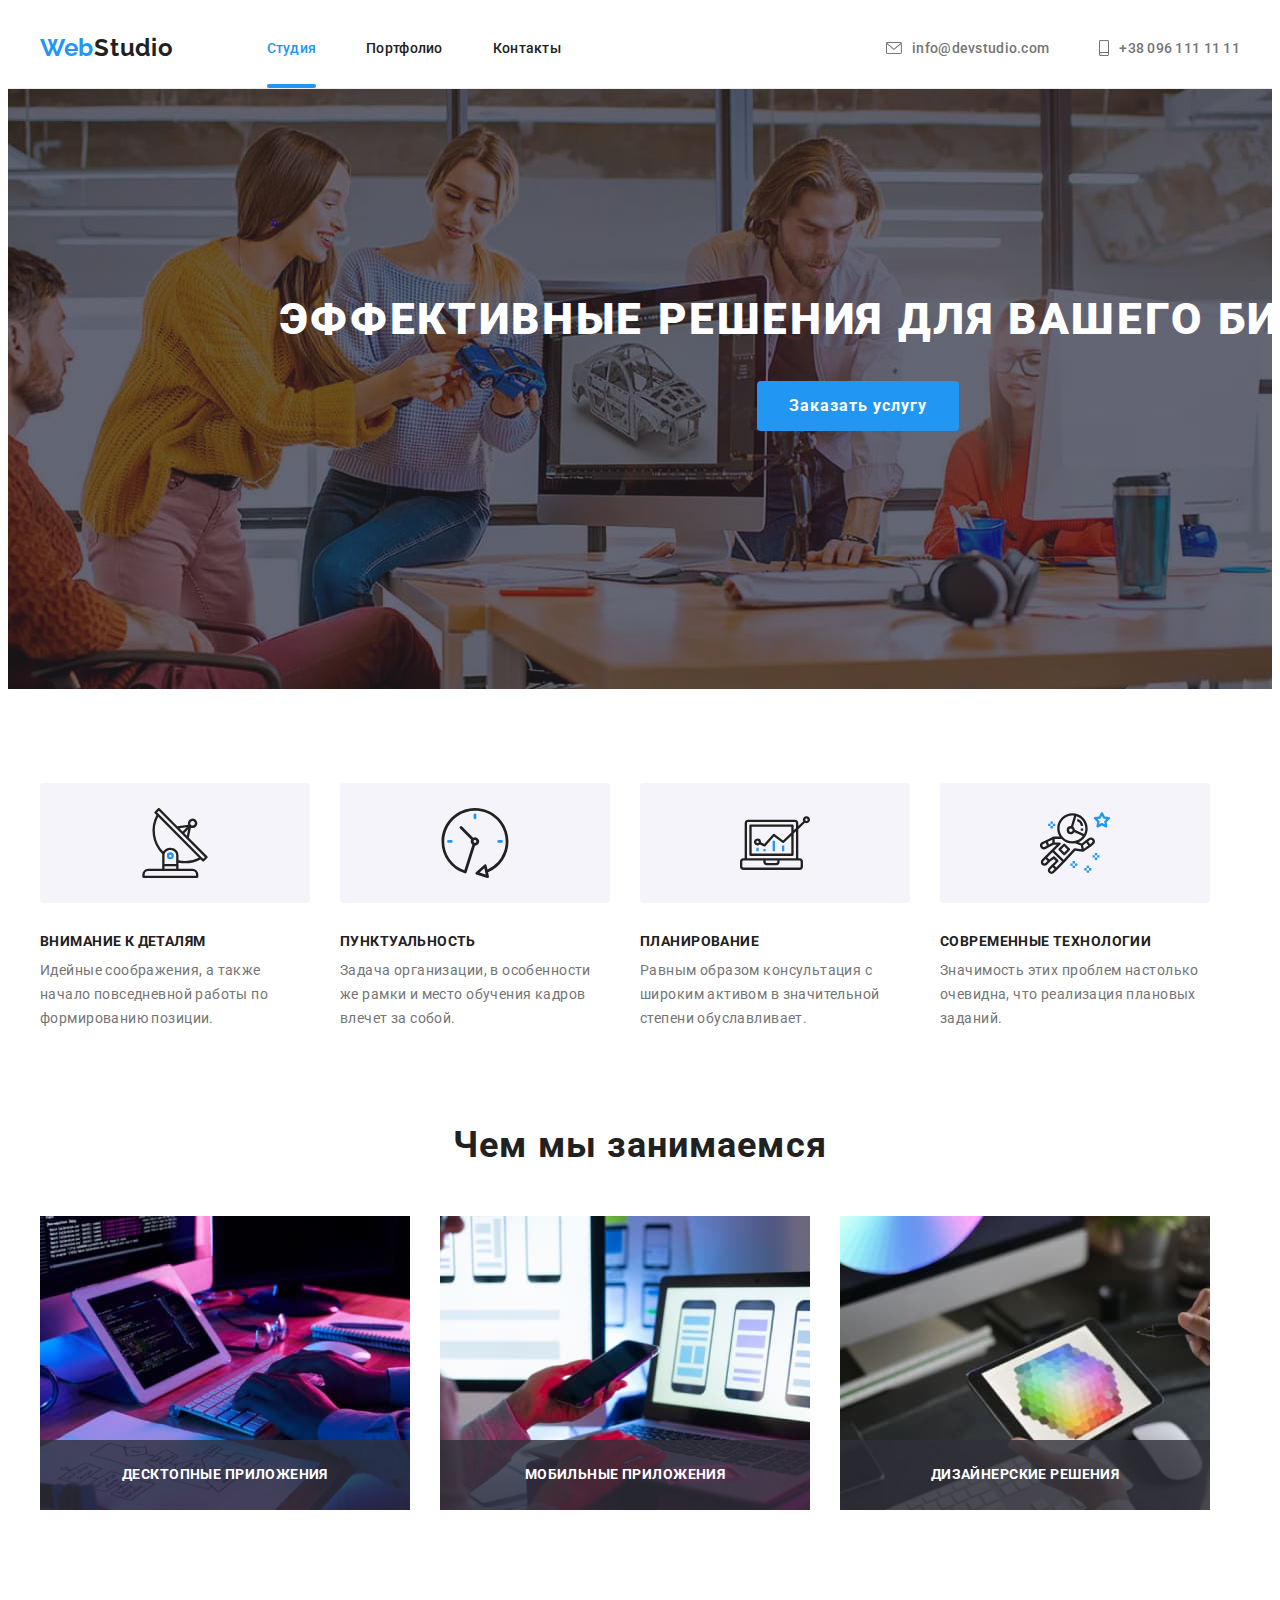
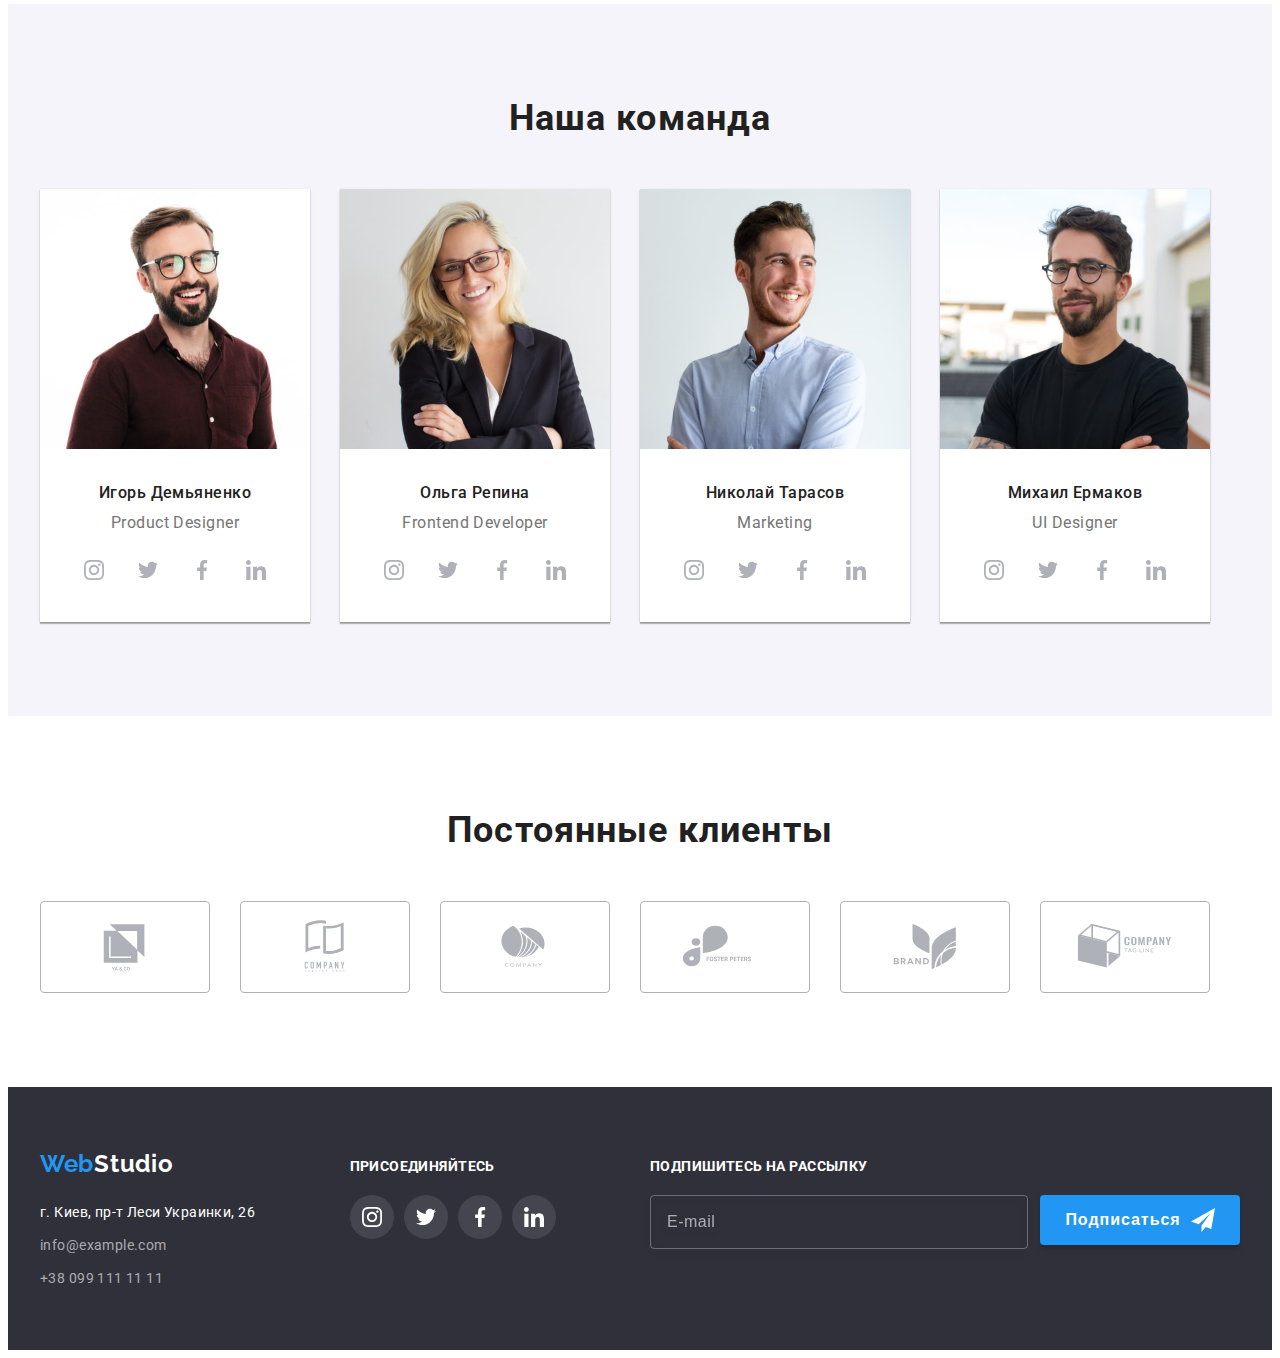
<file: index.html>
<!DOCTYPE html>
<html lang="ru">
<head>
    <meta charset="UTF-8">
    <meta http-equiv="X-UA-Compatible" content="IE=edge">
    <meta name="viewport" content="width=device-width, initial-scale=1.0">
    <title>WebStudio</title>
    <link rel="preconnect" href="https://fonts.googleapis.com">
    <link rel="preconnect" href="https://fonts.gstatic.com" crossorigin>
    <link rel="stylesheet" href="https://cdnjs.cloudflare.com/ajax/libs/modern-normalize/1.1.0/modern-normalize.min.css"
        integrity="sha512-wpPYUAdjBVSE4KJnH1VR1HeZfpl1ub8YT/NKx4PuQ5NmX2tKuGu6U/JRp5y+Y8XG2tV+wKQpNHVUX03MfMFn9Q=="
        crossorigin="anonymous" referrerpolicy="no-referrer" />
    <link href="https://fonts.googleapis.com/css2?family=Raleway:wght@700&family=Roboto:wght@400;500;700;900&display=swap" rel="stylesheet">
    <link rel="stylesheet" href="./css/main.min.css">
</head>
<body class="body">
    <header class="header">
        <div class="container">
            <a class="logo header__logo" href="index.html" lang="en"><span class="logo__color">Web</span>Studio</a>
            <nav class="navigation">
                <ul class="navigation__list list">
                    <li class="navigation__item"><a class="link link--current" href="index.html" >Студия</a></li>
                    <li class="navigation__item"><a class="link" href="./portfolio.html">Портфолио</a></li>
                    <li class="navigation__item"><a class="link" href="">Контакты</a></li>
                </ul>
            </nav>
            <ul class="connect__list list">
                <li class="connect__item"><a class="link mail" href="mailto:info@devstudio.com">
                    <svg class="connect__icon" width="16" height="12">
                        <use href="./images/icon.svg#icon-envelope"></use>
                    </svg>
                    info@devstudio.com</a>
                </li>
                <li class="connect__item"><a class="link phone" href="tel:+380961111111">
                    <svg class="connect__icon" width="10" height="16">
                        <use href="./images/icon.svg#icon-smartphone"></use>
                    </svg>
                    +38 096 111 11 11</a>
                </li>
            </ul>
        </div>
    </header>
    <main>
        <!-- Section-1 -->
        <section class="hero overlay">
            <div class="container">
                <h1 class="hero__title">Эффективные решения для вашего бизнеса</h1>
                <button class="hero__btn" type="button" data-modal-open>Заказать услугу</button>
            </div>
        </section>
        <!-- Section-2 -->
        <section class="section about">
            <div class="container">
                <ul class="about-list list">
                    <li class="about-list__item about-list__icon about-list__icon--antenna">
                        <h3 class="about-list__title">Внимание к деталям</h3>
                        <p class="about-list__text">Идейные соображения, а также начало повседневной работы по формированию позиции.</p>
                    </li>
                    <li class="about-list__item about-list__icon about-list__icon--clock">
                        <h3 class="about-list__title">Пунктуальность</h3>
                        <p class="about-list__text">Задача организации, в особенности же рамки и место обучения кадров влечет за собой.</p>
                    </li>
                    <li class="about-list__item about-list__icon about-list__icon--diagram">
                        <h3 class="about-list__title">Планирование</h3>
                        <p class="about-list__text">Равным образом консультация с широким активом в значительной степени обуславливает.</p>
                    </li>
                    <li class="about-list__item about-list__icon about-list__icon--astronaut">
                        <h3 class="about-list__title">Современные технологии</h3>
                        <p class="about-list__text">Значимость этих проблем настолько очевидна, что реализация плановых заданий.</p>
                    </li>
                </ul>
            </div>
        </section>
        <!-- Section-3 -->
        <section class="section no-top-padding">
            <div class="container">
                <h2 class="work-title">Чем мы занимаемся</h2>
                <ul class="work-list list">
                    <li class="work-item">
                            <img class="img" src="./images/what-we-do-img-1.jpg" alt="Печатает на клавиатуре" width="370">
                            <h3 class="work-subtitle">Десктопные приложения</h3>
                    </li>
                    <li class="work-item">
                            <img class="img" src="./images/what-we-do-img-2.jpg" alt="Телефон и ноутбук" width="370">
                            <h3 class="work-subtitle">Мобильные приложения</h3>
                    </li>
                    <li class="work-item">
                            <img class="img" src="./images/what-we-do-img-3.jpg" alt="Изображение на планшете" width="370">
                            <h3 class="work-subtitle">Дизайнерские решения</h3>
                    </li>
                </ul>
            </div>
        </section>
        <!-- Section-4 -->
        <section class="team section">
            <div class="container">
                <h2 class="team-title">Наша команда</h2>
                <ul class="team-list list">
                    <li class="team-item">
                        <img src="./images/our-team-img-1.jpg" alt="Фото-1" width="270">
                        <h3 class="team-subtitle">Игорь Демьяненко</h3>
                        <p class="team-text" lang="en">Product Designer</p>
                        <ul class="team-soc-list list">
                            <li class="team-soc-item"><a class="team-soc-link list" href="">
                                    <svg class="team-soc-icon" width="20" height="20">
                                        <use href="./images/icon.svg#icon-instagram"></use>
                                    </svg>
                                </a></li>
                            <li class="team-soc-item"><a class="team-soc-link list" href="">
                                    <svg class="team-soc-icon" width="20" height="20">
                                        <use href="./images/icon.svg#icon-twitter"></use>
                                    </svg>
                                </a></li>
                            <li class="team-soc-item"><a class="team-soc-link list" href="">
                                    <svg class="team-soc-icon" width="20" height="20">
                                        <use href="./images/icon.svg#icon-facebook"></use>
                                    </svg>
                                </a></li>
                            <li class="team-soc-item"><a class="team-soc-link list" href="">
                                    <svg class="team-soc-icon" width="20" height="20">
                                        <use href="./images/icon.svg#icon-linkedin"></use>
                                    </svg>
                                </a></li>
                        </ul>
                    </li>
                    <li class="team-item">
                        <img src="./images/our-team-img-2.jpg" alt="Фото-2" width="270">
                        <h3 class="team-subtitle">Ольга Репина</h3>
                        <p class="team-text" lang="en">Frontend Developer</p>
                        <ul class="team-soc-list list">
                            <li class="team-soc-item"><a class="team-soc-link list" href="">
                                    <svg class="team-soc-icon" width="20" height="20">
                                        <use href="./images/icon.svg#icon-instagram"></use>
                                    </svg>
                                </a></li>
                            <li class="team-soc-item"><a class="team-soc-link list" href="">
                                    <svg class="team-soc-icon" width="20" height="20">
                                        <use href="./images/icon.svg#icon-twitter"></use>
                                    </svg>
                                </a></li>
                            <li class="team-soc-item"><a class="team-soc-link list" href="">
                                    <svg class="team-soc-icon" width="20" height="20">
                                        <use href="./images/icon.svg#icon-facebook"></use>
                                    </svg>
                                </a></li>
                            <li class="team-soc-item"><a class="team-soc-link list" href="">
                                    <svg class="team-soc-icon" width="20" height="20">
                                        <use href="./images/icon.svg#icon-linkedin"></use>
                                    </svg>
                                </a></li>
                        </ul>
                    </li>
                    <li class="team-item">
                        <img src="./images/our-team-img-3.jpg" alt="Фото-3" width="270">
                        <h3 class="team-subtitle">Николай Тарасов</h3>
                        <p class="team-text" lang="en">Marketing</p>
                        <ul class="team-soc-list list">
                            <li class="team-soc-item"><a class="team-soc-link list" href="">
                                    <svg class="team-soc-icon" width="20" height="20">
                                        <use href="./images/icon.svg#icon-instagram"></use>
                                    </svg>
                                </a></li>
                            <li class="team-soc-item"><a class="team-soc-link list" href="">
                                    <svg class="team-soc-icon" width="20" height="20">
                                        <use href="./images/icon.svg#icon-twitter"></use>
                                    </svg>
                                </a></li>
                            <li class="team-soc-item"><a class="team-soc-link list" href="">
                                    <svg class="team-soc-icon" width="20" height="20">
                                        <use href="./images/icon.svg#icon-facebook"></use>
                                    </svg>
                                </a></li>
                            <li class="team-soc-item"><a class="team-soc-link list" href="">
                                    <svg class="team-soc-icon" width="20" height="20">
                                        <use href="./images/icon.svg#icon-linkedin"></use>
                                    </svg>
                                </a></li>
                        </ul>
                    </li>
                    <li class="team-item">
                        <img src="./images/our-team-img-4.jpg" alt="Фото-4" width="270">
                        <h3 class="team-subtitle">Михаил Ермаков</h3>
                        <p class="team-text" lang="en">UI Designer</p>
                        <ul class="team-soc-list list">
                            <li class="team-soc-item"><a class="team-soc-link list" href="">
                                    <svg class="team-soc-icon" width="20" height="20">
                                        <use href="./images/icon.svg#icon-instagram"></use>
                                    </svg>
                                </a></li>
                            <li class="team-soc-item"><a class="team-soc-link list" href="">
                                    <svg class="team-soc-icon" width="20" height="20">
                                        <use href="./images/icon.svg#icon-twitter"></use>
                                    </svg>
                                </a></li>
                            <li class="team-soc-item"><a class="team-soc-link list" href="">
                                    <svg class="team-soc-icon" width="20" height="20">
                                        <use href="./images/icon.svg#icon-facebook"></use>
                                    </svg>
                                </a></li>
                            <li class="team-soc-item"><a class="team-soc-link list" href="">
                                    <svg class="team-soc-icon" width="20" height="20">
                                        <use href="./images/icon.svg#icon-linkedin"></use>
                                    </svg>
                                </a></li>
                        </ul>
                    </li>
                </ul>
            </div>
        </section>
        <!-- Section-5 Clients -->
        <section class="clients">
            <div class="container">
                <h2 class="clients-title">Постоянные клиенты</h2>
                <ul class="clients-list list">
                    <li class="clients-item"><a href="" class="clients-link link">
                            <svg class="clients-icon" width="106" height="60">
                                <use href="./images/icon.svg#icon-client-1"></use>
                            </svg>
                        </a></li>
                    <li class="clients-item"><a href="" class="clients-link link">
                            <svg class="clients-icon" width="106" height="60">
                                <use href="./images/icon.svg#icon-client-2"></use>
                            </svg>
                        </a></li>
                    <li class="clients-item"><a href="" class="clients-link link">
                            <svg class="clients-icon" width="106" height="60">
                                <use href="./images/icon.svg#icon-client-3"></use>
                            </svg>
                        </a></li>
                    <li class="clients-item"><a href="" class="clients-link link">
                            <svg class="clients-icon" width="106" height="60">
                                <use href="./images/icon.svg#icon-client-4"></use>
                            </svg>
                        </a></li>
                    <li class="clients-item"><a href="" class="clients-link link">
                            <svg class="clients-icon" width="106" height="60">
                                <use href="./images/icon.svg#icon-client-5"></use>
                            </svg>
                        </a></li>
                    <li class="clients-item"><a href="" class="clients-link link">
                            <svg class="clients-icon" width="106" height="60">
                                <use href="./images/icon.svg#icon-client-6"></use>
                            </svg>
                        </a></li>
                </ul>
            </div>
        </section>
    </main>
    <footer class="footer">
        <div class="container">
            <div class="address">
                <a class="footer__logo" href="" lang="en"><span class="logo__color">Web</span>Studio</a>
                <address class="address">
                    <p class="footer-address">г. Киев, пр-т Леси Украинки, 26</p>
                    <ul class="footer-list list">
                        <li class="footer-item"><a class="link" href="mailto:info@example.com">info@example.com</a></li>
                        <li class="footer-item"><a class="link" href="tel:+380991111111">+38 099 111 11 11</a></li>
                    </ul>
                </address>
            </div>
            <div class="join">
                <h3 class="join-title">присоединяйтесь</h3>
                <ul class="join-list list">
                    <li class="join-item"><a href="" class="join-link link">
                            <svg class="join-icon" width="20" height="20">
                                <use href="./images/icon.svg#icon-instagram"></use>
                            </svg>
                        </a></li>
                    <li class="join-item"><a href="" class="join-link link">
                            <svg class="join-icon" width="20" height="20">
                                <use href="./images/icon.svg#icon-twitter"></use>
                            </svg>
                        </a></li>
                    <li class="join-item"><a href="" class="join-link link">
                            <svg class="join-icon" width="20" height="20">
                                <use href="./images/icon.svg#icon-facebook"></use>
                            </svg>
                        </a></li>
                    <li class="join-item"><a href="" class="join-link link">
                            <svg class="join-icon" width="20" height="20">
                                <use href="./images/icon.svg#icon-linkedin"></use>
                            </svg>
                        </a></li>
                </ul>
            </div>
            <form action="#" class="join">
                <h3 class="join-title">Подпишитесь на рассылку</h3>
                <div class="send-thumb">
                    <input type="email" class="join-email" name="E-mail" placeholder="E-mail">
                    <button type="button" class="join-email-btn">Подписаться
                        <svg class="send-icon" width="24" height="24">
                            <use href="./images/icon.svg#icon-send"></use>
                        </svg>
                    </button>
                </div>
            </form>
        </div>
    </footer>
    <div class="backdrop is-hidden" data-modal>
        <div class="modal">
            <p class="modal-title">Оставьте свои данные, мы вам перезвоним</p>
            <form action="#" class="modal-form">
                <div class="form-field">
                    <label for="name" class="modal-label">Имя</label>
                    <div class="input-wrap">
                        <input type="text" class="modal-input name" name="name" id="name">
                        <svg class="input-icon" width="18" height="18">
                            <use href="./images/icon.svg#icon-person"></use>
                        </svg>
                    </div>
                </div>
                <div class="form-field">
                    <label for="tel" class="modal-label">Телефон</label>
                    <div class="input-wrap">
                        <input type="tel" class="modal-input tel" name="tel" id="tel">
                        <svg class="input-icon" width="18" height="18">
                            <use href="./images/icon.svg#icon-phone"></use>
                        </svg>
                    </div>
                </div>
                <div class="form-field">
                    <label for="mail" class="modal-label">Почта</label>
                    <div class="input-wrap">
                        <input type="email" class="modal-input mail" name="mail" id="mail">
                        <svg class="input-icon" width="18" height="18">
                            <use href="./images/icon.svg#icon-email"></use>
                        </svg>
                    </div>                    
                </div>
                <div class="form-field">
                    <label for="feedback" class="modal-label">Комментарий</label>
                    <textarea name="feedback" id="feedback" class="modal-textarea" placeholder="Введите текст"></textarea>
                </div>
                <div class="form-field">
                    <input type="checkbox" class="modal-checkbox visually-hidden" name="privacy-check" id="checkbox">
                    <label for="checkbox" class="modal-checkbox-text">Соглашаюсь с рассылкой и принимаю&nbsp;<a href="" class="modal-link"> Условия договора</a></label>
                </div>
            </form>
            <button type="submit" class="modal-submit">Отправить</button>
            <button type="button" class="modal-close" data-modal-close>
                <svg class="modal-icon" width="18" height="18">
                    <use href="./images/icon.svg#icon-close"></use>
                </svg>
            </button>
        </div>
    </div>
    <script src="./js/modal.js"></script>
</body>
</html>
</file>
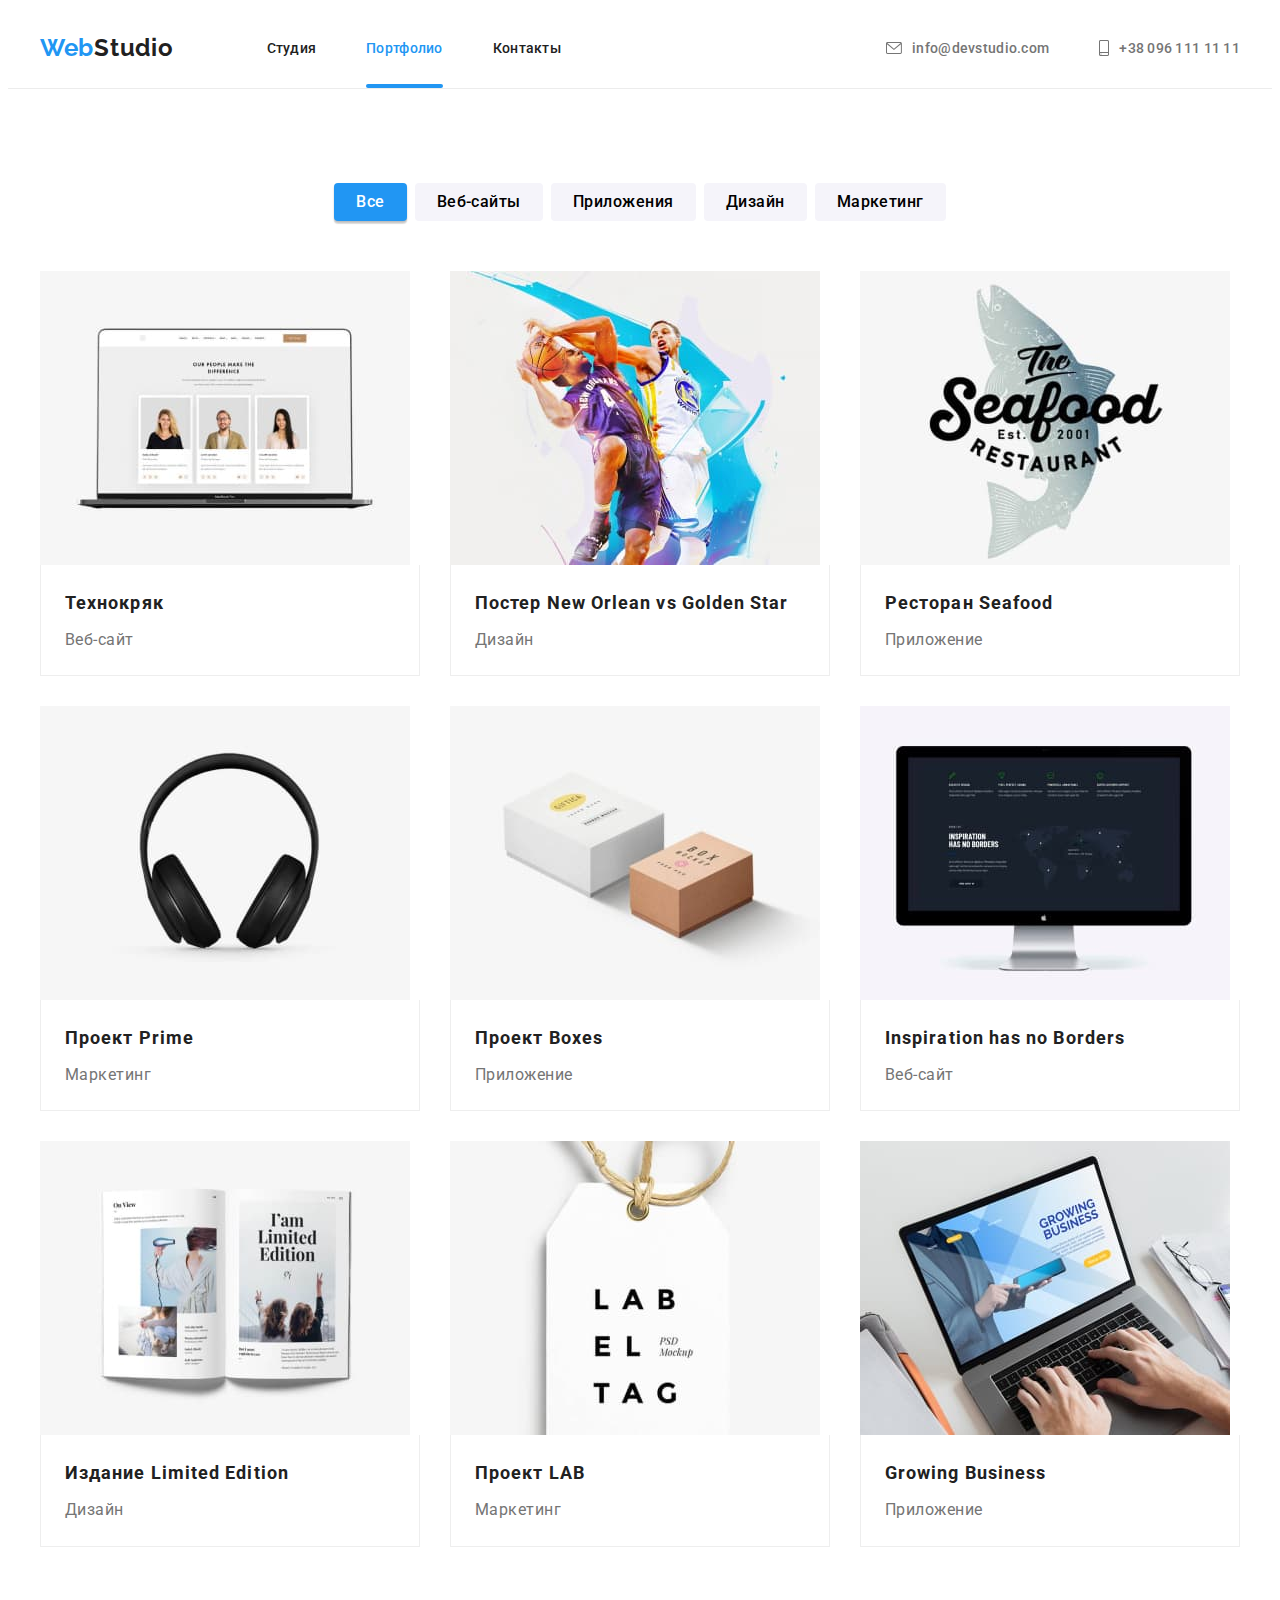
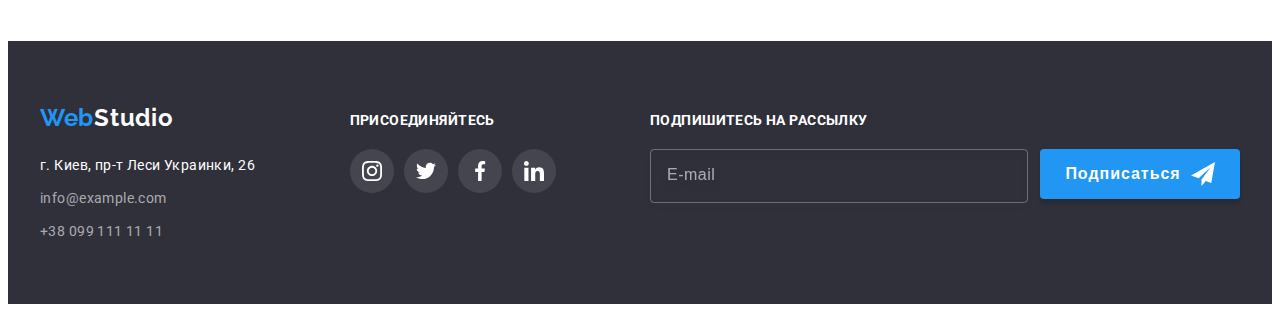
<file: portfolio.html>
<!DOCTYPE html>
<html lang="ru">
<head>
    <meta charset="UTF-8">
    <meta http-equiv="X-UA-Compatible" content="IE=edge">
    <meta name="viewport" content="width=device-width, initial-scale=1.0">
    <title>WebStudio</title>
    <link rel="preconnect" href="https://fonts.googleapis.com">
    <link rel="preconnect" href="https://fonts.gstatic.com" crossorigin>
    <link rel="stylesheet" href="https://cdnjs.cloudflare.com/ajax/libs/modern-normalize/1.1.0/modern-normalize.min.css"
        integrity="sha512-wpPYUAdjBVSE4KJnH1VR1HeZfpl1ub8YT/NKx4PuQ5NmX2tKuGu6U/JRp5y+Y8XG2tV+wKQpNHVUX03MfMFn9Q=="
        crossorigin="anonymous" 
        referrerpolicy="no-referrer" />
    <link href="https://fonts.googleapis.com/css2?family=Raleway:wght@700&family=Roboto:wght@400;500;700;900&display=swap" rel="stylesheet">
    <link rel="stylesheet" href="./css/main.min.css">
</head>
<body class="body">
    <header class="header">
        <div class="container">
            <a class="logo header__logo" href="index.html" lang="en"><span class="logo__color">Web</span>Studio</a>
            <nav class="navigation">
                <ul class="navigation__list list">
                    <li class="navigation__item"><a class="link" href="index.html">Студия</a></li>
                    <li class="navigation__item"><a class="link link--current" href="./portfolio.html">Портфолио</a></li>
                    <li class="navigation__item"><a class="link" href="">Контакты</a></li>
                </ul>
            </nav>
            <ul class="connect__list list">
                <li class="connect__item"><a class="link mail" href="mailto:info@devstudio.com">
                        <svg class="connect__icon" width="16" height="12">
                            <use href="./images/icon.svg#icon-envelope"></use>
                        </svg>
                        info@devstudio.com</a>
                </li>
                <li class="connect__item"><a class="link phone" href="tel:+380961111111">
                        <svg class="connect__icon" width="10" height="16">
                            <use href="./images/icon.svg#icon-smartphone"></use>
                        </svg>
                        +38 096 111 11 11</a>
                </li>
            </ul>
        </div>
    </header>
    <main>
        <section class="section">
           <div class="container">
                <ul class="list btn">
                    <li class="btn-item"><button class="filter-btn active-btn" type="button">Все</button></li>
                    <li class="btn-item"><button class="filter-btn" type="button">Веб-сайты</button></li>
                    <li class="btn-item"><button class="filter-btn" type="button">Приложения</button></li>
                    <li class="btn-item"><button class="filter-btn" type="button">Дизайн</button></li>
                    <li class="btn-item"><button class="filter-btn" type="button">Маркетинг</button></li>
                </ul>
                <h1 class="visually-hidden">Портфолио</h1>
                    <ul class="portfolio-list list">
                        <li class="portfolio-item">
                            <div class="portfolio-thumb">
                                <img class="img" src="./images/portfolio-img-1.jpg" alt="Пример портфолио 1">
                                <p class="portfolio-thumb-text">Ресурс предлагает комплексные предложения с разным уровнем функционала и сервисов.
                                    Все это позволит посетителю получить исчерпывающие сведения о компании или частном лице.</p>
                            </div>
                            <div class="card">
                                <h2 class="portfolio-subtitle">Технокряк</h2>
                                <p class="portfolio-text">Веб-сайт</p>
                            </div>
                        </li> 
                        <li class="portfolio-item">
                            <div class="portfolio-thumb">
                                <img class="img" src="./images/portfolio-img-2.jpg" alt="Пример портфолио 2">
                                <p class="portfolio-thumb-text">Ресурс предлагает комплексные предложения с разным уровнем функционала и сервисов.
                                    Все это позволит посетителю получить исчерпывающие сведения о компании или частном лице.</p>
                            </div>
                                <div class="card">
                                <h2 class="portfolio-subtitle">Постер New Orlean vs Golden Star</h2>
                            <p class="portfolio-text">Дизайн</p>
                        </li>
                        <li class="portfolio-item">
                            <div class="portfolio-thumb">
                                <img class="img" src="./images/portfolio-img-3.jpg" alt="Пример портфолио 3">
                                <p class="portfolio-thumb-text">Ресурс предлагает комплексные предложения с разным уровнем функционала и сервисов.
                                    Все это позволит посетителю получить исчерпывающие сведения о компании или частном лице.</p>
                            </div>
                            <div class="card">
                                <h2 class="portfolio-subtitle">Ресторан Seafood</h2>
                                <p class="portfolio-text">Приложение</p>
                            </div>
                        </li>            
                        <li class="portfolio-item">
                            <div class="portfolio-thumb">
                                <img class="img" src="./images/portfolio-img-4.jpg" alt="Пример портфолио 4">
                                <p class="portfolio-thumb-text">Ресурс предлагает комплексные предложения с разным уровнем функционала и сервисов.
                                    Все это позволит посетителю получить исчерпывающие сведения о компании или частном лице.</p>
                            </div>
                            <div class="card">
                                <h2 class="portfolio-subtitle">Проект Prime</h2>
                                <p class="portfolio-text">Маркетинг</p>
                            </div>
                        </li>
                        <li class="portfolio-item">
                            <div class="portfolio-thumb">
                                <img class="img" src="./images/portfolio-img-5.jpg" alt="Пример портфолио 5">
                                <p class="portfolio-thumb-text">Ресурс предлагает комплексные предложения с разным уровнем функционала и сервисов.
                                    Все это позволит посетителю получить исчерпывающие сведения о компании или частном лице.</p>
                            </div>
                            <div class="card">
                                <h2 class="portfolio-subtitle">Проект Boxes</h2>
                                <p class="portfolio-text">Приложение</p>
                            </div>
                        </li>
                        <li class="portfolio-item">
                            <div class="portfolio-thumb">
                                <img class="img" src="./images/portfolio-img-6.jpg" alt="Пример портфолио 6">
                                <p class="portfolio-thumb-text">Ресурс предлагает комплексные предложения с разным уровнем функционала и сервисов.
                                    Все это позволит посетителю получить исчерпывающие сведения о компании или частном лице.</p>
                            </div>
                            <div class="card">
                                <h2 class="portfolio-subtitle">Inspiration has no Borders</h2>
                                <p class="portfolio-text">Веб-сайт</p>
                            </div>
                        </li>
                        <li class="portfolio-item">
                            <div class="portfolio-thumb">
                                <img class="img" src="./images/portfolio-img-7.jpg" alt="Пример портфолио 7">
                                <p class="portfolio-thumb-text">Ресурс предлагает комплексные предложения с разным уровнем функционала и сервисов.
                                    Все это позволит посетителю получить исчерпывающие сведения о компании или частном лице.</p>
                            </div>
                            <div class="card">
                                <h2 class="portfolio-subtitle">Издание Limited Edition</h2>
                                <p class="portfolio-text">Дизайн</p>
                            </div>
                        </li>
                        <li class="portfolio-item">
                            <div class="portfolio-thumb">
                                <img class="img" src="./images/portfolio-img-8.jpg" alt="Пример портфолио 8">
                                <p class="portfolio-thumb-text">Ресурс предлагает комплексные предложения с разным уровнем функционала и сервисов.
                                    Все это позволит посетителю получить исчерпывающие сведения о компании или частном лице.</p>
                            </div>
                            <div class="card">
                                <h2 class="portfolio-subtitle">Проект LAB</h2>
                                <p class="portfolio-text">Маркетинг</p>
                            </div>
                        </li>
                        <li class="portfolio-item">
                            <div class="portfolio-thumb">
                                <img class="img" src="./images/portfolio-img-9.jpg" alt="Пример портфолио 9">
                                <p class="portfolio-thumb-text">Ресурс предлагает комплексные предложения с разным уровнем функционала и сервисов.
                                    Все это позволит посетителю получить исчерпывающие сведения о компании или частном лице.</p>
                            </div>
                            <div class="card">
                                <h2 class="portfolio-subtitle">Growing Business</h2>
                                <p class="portfolio-text">Приложение</p>
                            </div>
                        </li>
                    </ul>
            </div>
        </section>
    </main>
    <footer class="footer">
        <div class="container">
            <div class="address">
                <a class="footer__logo" href="" lang="en"><span class="logo__color">Web</span>Studio</a>
                <address class="address">
                    <p class="footer-address">г. Киев, пр-т Леси Украинки, 26</p>
                    <ul class="footer-list list">
                        <li class="footer-item"><a class="link" href="mailto:info@example.com">info@example.com</a></li>
                        <li class="footer-item"><a class="link" href="tel:+380991111111">+38 099 111 11 11</a></li>
                    </ul>
                </address>
            </div>
            <div class="join">
                <h3 class="join-title">присоединяйтесь</h3>
                <ul class="join-list list">
                    <li class="join-item"><a href="" class="join-link link">
                            <svg class="join-icon" width="20" height="20">
                                <use href="./images/icon.svg#icon-instagram"></use>
                            </svg>
                        </a></li>
                    <li class="join-item"><a href="" class="join-link link">
                            <svg class="join-icon" width="20" height="20">
                                <use href="./images/icon.svg#icon-twitter"></use>
                            </svg>
                        </a></li>
                    <li class="join-item"><a href="" class="join-link link">
                            <svg class="join-icon" width="20" height="20">
                                <use href="./images/icon.svg#icon-facebook"></use>
                            </svg>
                        </a></li>
                    <li class="join-item"><a href="" class="join-link link">
                            <svg class="join-icon" width="20" height="20">
                                <use href="./images/icon.svg#icon-linkedin"></use>
                            </svg>
                        </a></li>
                </ul>
            </div>
            <form action="#" class="join">
                <h3 class="join-title">Подпишитесь на рассылку</h3>
                <div class="send-thumb">
                    <input type="email" class="join-email" name="E-mail" placeholder="E-mail">
                    <button type="button" class="join-email-btn">Подписаться
                        <svg class="send-icon" width="24" height="24">
                            <use href="./images/icon.svg#icon-send"></use>
                        </svg>
                    </button>
                </div>
            </form>
        </div>
    </footer>
</body>
</html>
</file>
<file: css/main.min.css>
:root{--primary-text-color: #212121;--secondary-text-color: #757575;--primary-bg-color: #e5e5e5;--secondary-bg-color: #f5f4fa;--white-bg-color: #ffffff;--accent-color: #2196f3;--hero-bg-color: #2f303a;--primary-font-weight: 500;--primary-font-size: 14px;--transition-timing: cubic-bezier(0.4, 0, 0.2, 1)}.body{color:var(--primary-text-color);font-family:"Roboto","sans-serif";background-color:var(--white-bg-color)}.list{list-style:none;padding:0;margin:0}.link{text-decoration:none;color:var(--secondary-text-color)}.section{padding:94px 0}h1,h2,h3{margin:0;padding:0}.visually-hidden{position:absolute;white-space:nowrap;width:1px;height:1px;overflow:hidden;border:0;padding:0;clip:rect(0 0 0 0);clip-path:inset(50%);margin:-1px}.container{width:1200px;padding-right:15px;padding-left:15px;margin-top:0;margin-bottom:0;margin-right:auto;margin-left:auto}.backdrop{position:fixed;top:0;left:0;width:100%;height:100%;background-color:rgba(0,0,0,.2);transition:opacity 250ms var(--transition-timing),visibility 250ms var(--transition-timing)}.backdrop.is-hidden .modal{transform:scale(0.4) translate(-100%, -100%)}.modal{position:absolute;top:50%;left:50%;transform:translate(-50%, -50%) scale(1);width:528px;min-height:581px;background-color:var(--white-bg-color);box-shadow:0px 1px 3px rgba(0,0,0,.12),0px 1px 1px rgba(0,0,0,.14),0px 2px 1px rgba(0,0,0,.2);border-radius:4px;transition:transform 250ms var(--transition-timing);padding:40px}.modal-close{position:absolute;top:8px;right:8px;width:30px;height:30px;display:flex;justify-content:center;align-items:center;background-color:#fff;border:1px solid rgba(0,0,0,.1);border-radius:50%;cursor:pointer}.is-hidden{opacity:0;pointer-events:none;visibility:hidden}.modal-title{font-weight:700;font-size:20px;line-height:1.15;text-align:center;letter-spacing:.03em;margin:0;margin-bottom:12px}.modal-input{width:100%;height:40px;border:1px solid rgba(33,33,33,.2);border-radius:4px;background-color:rgba(0,0,0,0);padding-left:42px;outline:none}.input-wrap{position:relative}.input-icon{position:absolute;top:50%;left:12px;transform:translateY(-50%)}.modal-input:focus+.input-icon{fill:var(--accent-color)}.modal-input{transition:border 250ms var(--transition-timing),fill 250ms var(--transition-timing)}.modal-input:focus{border:1px solid var(--accent-color)}.modal-label{display:block;font-weight:400;font-size:12px;line-height:1.16;letter-spacing:.01em;color:var(--secondary-text-color);margin-bottom:4px}.form-field{margin-top:10px}.modal-textarea{width:100%;height:120px;border:1px solid rgba(33,33,33,.2);border-radius:4px;background-color:rgba(0,0,0,0);padding:14px 16px;resize:none;outline:none}.modal-textarea::placeholder{font-weight:400;font-size:12px;line-height:1.16;letter-spacing:.01em;color:rgba(117,117,117,.5)}.modal-textarea:focus{border:1px solid var(--accent-color)}.modal-checkbox-text{font-weight:400;font-size:14px;line-height:1.7;letter-spacing:.01em;color:var(--secondary-text-color);margin-top:20px;display:flex;align-items:center;margin-left:12px}.modal-checkbox-text::before{content:"";width:16px;height:15px;border:2px solid #303030;border-radius:2px;margin-right:8.4px;transition:background-color 250ms var(--transition-timing),border 250ms var(--transition-timing),background-image 250ms var(--transition-timing)}.modal-link{color:var(--accent-color)}.modal-checkbox:checked+.modal-checkbox-text::before{background-color:var(--accent-color);border:none;background-image:url(../images/check.svg);background-repeat:no-repeat;background-size:11px 8px;background-position:center}.modal-submit{width:200px;height:50px;font-weight:700;font-size:16px;line-height:30px;display:block;align-items:center;text-align:center;letter-spacing:.06em;color:var(--white-bg-color);background-color:#2196f3;box-shadow:0px 4px 4px rgba(0,0,0,.15);border-radius:4px;border:0;margin:auto;margin-top:30px;cursor:pointer}.header{border-bottom:1px solid #ececec}.header .container{display:flex;align-items:center}.navigation .link{color:var(--primary-text-color);display:block;padding-top:32px;padding-bottom:32px}.navigation__list{display:flex;margin-left:93px}.navigation__item{font-weight:var(--primary-font-weight);font-size:var(--primary-font-size);color:var(--primary-text-color);line-height:1.15;letter-spacing:.02em;position:relative}.navigation__item:not(:last-child){margin-right:50px}.connect__list{display:flex;margin-left:auto;font-weight:var(--primary-font-weight);font-size:var(--primary-font-size);line-height:1.15;color:var(--secondary-text-color);letter-spacing:.02em}.connect__item+.connect__item{margin-left:50px}.connect__item .link.phone,.connect__item .link.mail{display:flex;align-items:center}.connect__item .link{display:block;padding-top:32px;padding-bottom:32px}.connect__icon{fill:currentColor;margin-right:10px}.link.link--current{color:var(--accent-color);padding-bottom:0}.link.link--current::after{content:"";display:block;width:100%;height:4px;border-radius:2px;background-color:var(--accent-color);margin-top:28px}.link:hover,.link:focus{color:var(--accent-color)}.header__logo,.footer__logo{text-decoration:none;font-family:Raleway;font-weight:700;font-size:24px;color:var(--primary-text-color);line-height:1.4;letter-spacing:.03em}.navigation__item .link,.connect__item .link{transition:color 250ms var(--transition-timing)}.logo__color{color:var(--accent-color)}.connect__item{color:var(--secondary-text-color)}.hero{text-align:center}.hero .container{padding:200px 250px}.overlay{background-color:var(--hero-bg-color);background-image:linear-gradient(rgba(47, 48, 58, 0.4), rgba(47, 48, 58, 0.4)),url(../images/background-img.jpg);margin-left:auto;margin-right:auto;max-width:1600px;height:600px;background-position:center;background-repeat:no-repeat;background-size:cover}.hero__title{margin-top:0px;margin-bottom:0;font-weight:900;font-size:44px;line-height:1.4;color:var(--white-bg-color);text-transform:uppercase;letter-spacing:.06em;margin-bottom:30px}.hero__btn{color:var(--white-bg-color);background-color:var(--accent-color);font-family:inherit;font-size:16px;font-weight:700;line-height:1.9;letter-spacing:.06em;cursor:pointer;min-width:200px;height:50px;padding:10px 32px;border-radius:4px;border:0px}.about-list{display:flex}.about-list__item{width:270px}.about-list__item::before{content:"";display:block;height:120px;background-color:var(--secondary-bg-color);border-radius:4px;margin-bottom:30px}.about-list__item+.about-list__item{margin-left:30px}.about-list__icon--antenna::before{background-image:url(../images/antenna.svg);background-repeat:no-repeat;background-position:center}.about-list__icon--clock::before{background-image:url(../images/clock.svg);background-repeat:no-repeat;background-position:center}.about-list__icon--diagram::before{background-image:url(../images/diagram.svg);background-repeat:no-repeat;background-position:center}.about-list__icon--astronaut::before{background-image:url(../images/astronaut.svg);background-repeat:no-repeat;background-position:center}.about-list__title{font-size:var(--primary-font-size);font-weight:700;line-height:1.15;letter-spacing:.03em;text-transform:uppercase;margin-top:0;margin-bottom:10px}.about-list__text{color:var(--secondary-text-color);font-size:var(--primary-font-size);line-height:1.7;letter-spacing:.03em;margin:0}.section.no-top-padding{padding-top:0}.work-list{display:flex}.work-title{font-size:36px;text-align:center;font-weight:700;line-height:1.15;letter-spacing:.03em;margin-top:0;margin-bottom:50px}.work-item{position:relative}.work-item .img{display:block}.work-item+.work-item{margin-left:30px}.work-subtitle{display:flex;position:absolute;bottom:0;left:0;height:70px;width:100%;align-items:center;justify-content:center;font-weight:700;font-size:14px;line-height:1.14;text-align:center;letter-spacing:.03em;text-transform:uppercase;color:var(--white-bg-color);background-color:rgba(47,48,58,.8)}.team{background-color:var(--secondary-bg-color)}.team-list{display:flex}.team-item{box-shadow:0px 1px 3px rgba(0,0,0,.12),0px 1px 1px rgba(0,0,0,.14),0px 2px 1px rgba(0,0,0,.2);background-color:var(--white-bg-color);padding-bottom:30px}.team-item+.team-item{margin-left:30px}.team-title{font-size:36px;text-align:center;font-weight:700;line-height:1.15;letter-spacing:.03em;margin-top:0;margin-bottom:50px}.team-subtitle{font-weight:var(--primary-font-weight);font-size:16px;text-align:center;line-height:1.2;letter-spacing:.03em;margin-top:30px;margin-bottom:10px}.team-text{font-size:16px;text-align:center;line-height:1.2;color:var(--secondary-text-color);letter-spacing:.03em;margin:0}.team-soc-list{display:flex;justify-content:center;margin-top:16px}.team-soc-link{width:44px;height:44px;background-color:var(--white-bg-color);border-radius:50%;display:flex;justify-content:center;align-items:center;fill:#afb1b8;transition:background-color 250ms var(--transition-timing),fill 250ms var(--transition-timing)}.team-soc-link:hover,.team-soc-link:focus{background-color:var(--accent-color);fill:var(--white-bg-color)}.team-soc-item+.team-soc-item{margin-left:10px}.clients{padding-top:94px;padding-bottom:94px}.clients-title{font-weight:700;font-size:36px;line-height:1.16;text-align:center;letter-spacing:.03em;margin-bottom:50px}.clients-list{display:flex}.clients-item+.clients-item{margin-left:30px}.clients-link{width:170px;height:92px;display:flex;border:1px solid #afb1b8;box-sizing:border-box;border-radius:4px;justify-content:center;align-items:center;fill:#afb1b8;transition:fill 250ms var(--transition-timing),border 250ms var(--transition-timing)}.clients-link:hover,.clients-link:focus{border:1px solid #2196f3;fill:var(--accent-color)}.footer{background-color:var(--hero-bg-color);padding:60px 0}.footer .container{display:flex}.footer__logo{color:var(--white-bg-color);display:inline-block;margin-bottom:20px}.footer-address{color:var(--white-bg-color);font-style:normal;font-size:var(--primary-font-size);line-height:1.7;letter-spacing:.03em;margin-top:0;margin-bottom:9px}.footer-item .link{font-size:var(--primary-font-size);color:rgba(255,255,255,.6);line-height:1.7;font-style:normal;letter-spacing:.03em}.footer-item:first-child{margin-bottom:9px}.join{margin-left:70px;margin-top:12px}.join-title{font-weight:700;font-size:14px;line-height:1.14;letter-spacing:.03em;text-transform:uppercase;color:var(--white-bg-color);margin-bottom:20px}.join-list{display:flex;justify-content:center}.join-link{width:44px;height:44px;background-color:rgba(255,255,255,.1);border-radius:50%;display:flex;justify-content:center;align-items:center;fill:var(--white-bg-color);transition:background-color 250ms var(--transition-timing)}.join-link:hover,.join-link:focus{background-color:var(--accent-color)}.join-item+.join-item{margin-left:10px}.send-thumb{display:flex}.join{margin-left:auto}.join-email{width:358px;height:50px;border:1px solid rgba(255,255,255,.3);filter:drop-shadow(0px 4px 4px rgba(0, 0, 0, 0.15));border-radius:4px;background-color:rgba(0,0,0,0);padding-left:16px;color:var(--white-bg-color);outline:none}.join-email::placeholder{font-weight:400;font-size:16px;line-height:1.25;letter-spacing:.03em;color:rgba(255,255,255,.6)}.join-email-btn{width:200px;height:50px;background-color:var(--accent-color);box-shadow:0px 4px 4px rgba(0,0,0,.15);border:0;border-radius:4px;cursor:pointer;font-weight:700;font-size:16px;line-height:1.9;text-align:center;letter-spacing:.06em;color:var(--white-bg-color);display:flex;align-items:center;justify-content:center;margin-left:12px}.send-icon{margin-left:10px}.list.btn{display:flex;justify-content:center;margin-bottom:50px}.filter-btn{background-color:var(--secondary-bg-color);font-family:inherit;font-weight:var(--primary-font-weight);font-size:16px;line-height:1.6;letter-spacing:.03em;border:0px;border-radius:4px;cursor:pointer;padding:6px 22px;transition:box-shadow 250ms var(--transition-timing),background-color 250ms var(--transition-timing),color 250ms var(--transition-timing)}.filter-btn:hover,.filter-btn:focus{background-color:var(--accent-color);color:var(--white-bg-color);box-shadow:0px 3px 1px rgba(0,0,0,.1),0px 1px 2px rgba(0,0,0,.08),0px 2px 2px rgba(0,0,0,.12);outline:none}.btn-item:not(:last-child){margin-right:8px}.active-btn{background-color:var(--accent-color);color:var(--white-bg-color);box-shadow:0px 3px 1px rgba(0,0,0,.1),0px 1px 2px rgba(0,0,0,.08),0px 2px 2px rgba(0,0,0,.12)}.portfolio-item{width:calc((100% - 60px)/3);margin-right:30px;margin-bottom:30px;transition:box-shadow 250ms var(--transition-timing);cursor:pointer}.portfolio-item .img{display:block}.portfolio-item:hover{box-shadow:0px 1px 1px rgba(0,0,0,.12),0px 4px 4px rgba(0,0,0,.06),1px 4px 6px rgba(0,0,0,.16)}.portfolio-item:nth-child(3n){margin-right:0}.portfolio-item:nth-last-child(-n+3){margin-bottom:0}.portfolio-item:hover .portfolio-thumb-text{transform:translate(0)}.portfolio-list{display:flex;flex-wrap:wrap}.portfolio-subtitle{font-weight:700;font-size:18px;line-height:2;letter-spacing:.06em;margin-top:0;margin-bottom:4px}.portfolio-text{font-size:16px;color:var(--secondary-text-color);line-height:1.9;letter-spacing:.03em;margin:0}.card{padding-top:20px;padding-bottom:20px;padding-right:24px;padding-left:24px;border:1px solid #eee;border-top:0;max-width:370px}.portfolio-thumb{position:relative;overflow:hidden}.portfolio-thumb-text{position:absolute;display:flex;align-items:center;top:0;left:0;transform:translateY(100%);width:100%;height:100%;margin:0;font-weight:400;font-size:18px;line-height:1.6;letter-spacing:.03em;color:var(--white-bg-color);background-color:rgba(33,150,243,.9);padding:0 24px;transition:transform 250ms var(--transition-timing)}/*# sourceMappingURL=main.min.css.map */
</file>
